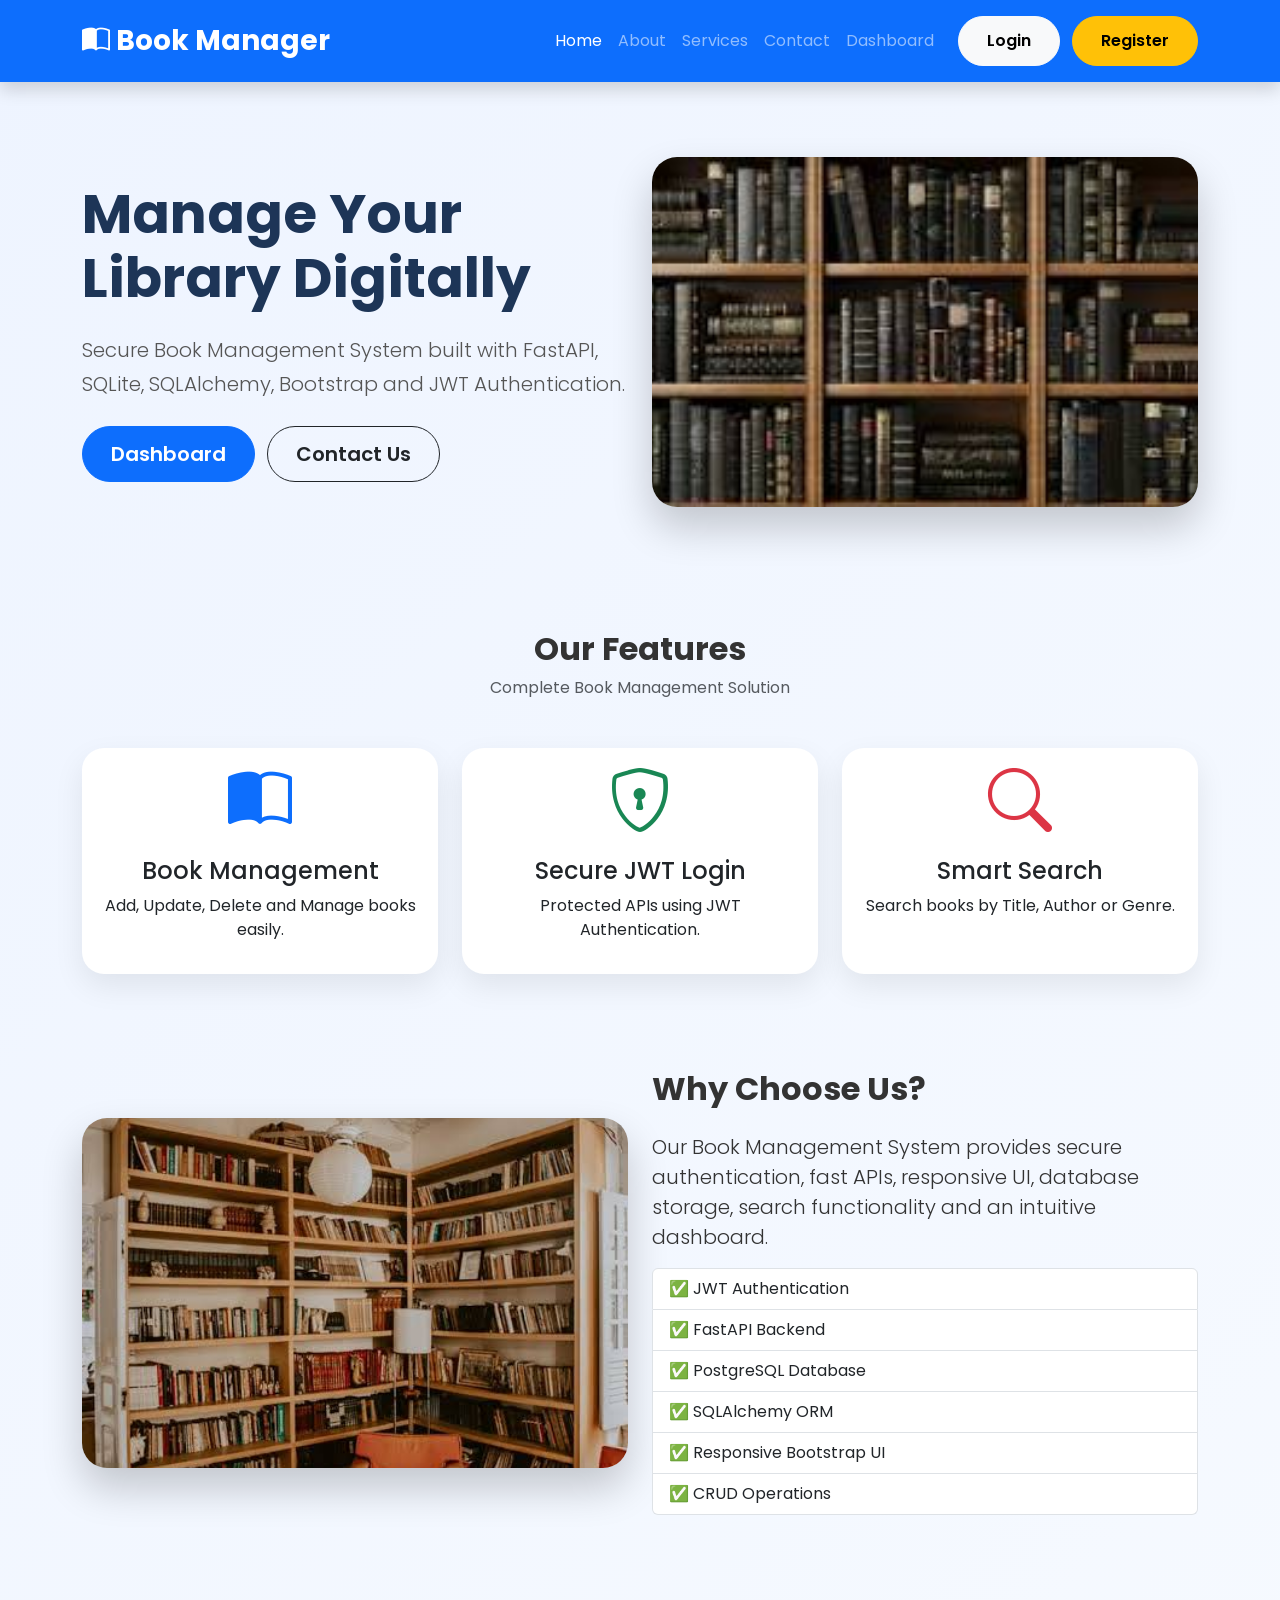
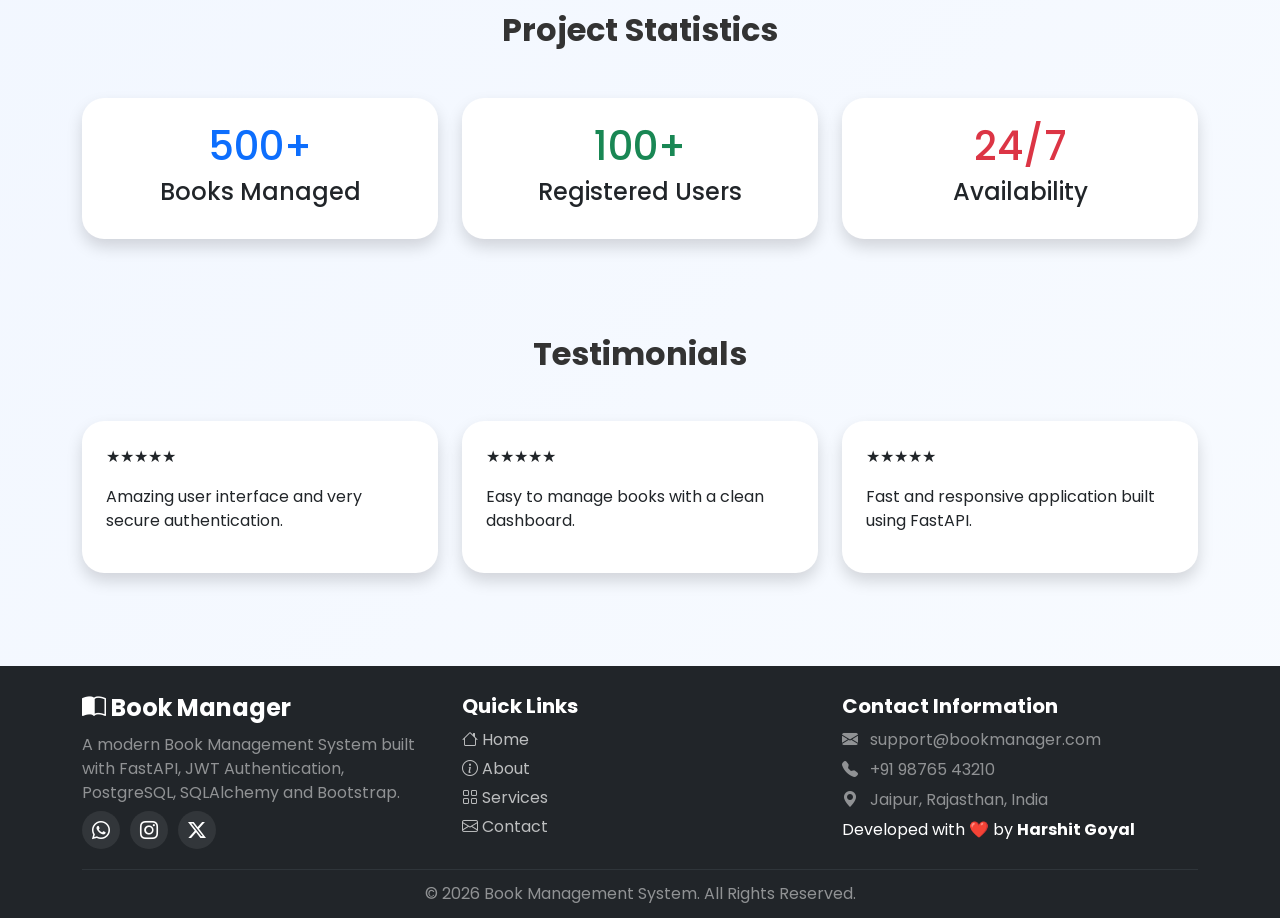
<file: templates/index.html>
<!DOCTYPE html>
<html lang="en">

<head>
    <meta charset="UTF-8">
    <meta name="viewport" content="width=device-width, initial-scale=1.0">
    <title>Book Management System</title>

    <link href="https://cdn.jsdelivr.net/npm/bootstrap@5.3.3/dist/css/bootstrap.min.css" rel="stylesheet">

    <link rel="stylesheet" href="https://cdn.jsdelivr.net/npm/bootstrap-icons@1.11.3/font/bootstrap-icons.min.css">

    <link rel="stylesheet" href="/static/css/style.css">

</head>

<body>


    <!-- NAVBAR -->

    <nav class="navbar navbar-expand-lg navbar-dark bg-primary shadow">

        <div class="container">

            <a class="navbar-brand fw-bold fs-3" href="/">
                <i class="bi bi-book-half"></i>
                Book Manager
            </a>

            <button class="navbar-toggler" type="button" data-bs-toggle="collapse" data-bs-target="#navbarNav">

                <span class="navbar-toggler-icon"></span>

            </button>

            <div class="collapse navbar-collapse" id="navbarNav">

                <ul class="navbar-nav ms-auto">

                    <li class="nav-item">
                        <a class="nav-link active" href="/">Home</a>
                    </li>

                    <li class="nav-item">
                        <a class="nav-link" href="/about">About</a>
                    </li>

                    <li class="nav-item">
                        <a class="nav-link" href="/services">Services</a>
                    </li>

                    <li class="nav-item">
                        <a class="nav-link" href="/contact">Contact</a>
                    </li>

                    <li class="nav-item">
                        <a class="nav-link" href="/dashboard">Dashboard</a>
                    </li>

                </ul>

                <div class="ms-3">

                    <a href="/login-page" class="btn btn-light me-2">

                        Login

                    </a>

                    <a href="/register-page" class="btn btn-warning">

                        Register

                    </a>

                </div>

            </div>

        </div>

    </nav>



    <!-- HERO -->

    <section class="hero">

        <div class="container">

            <div class="row align-items-center">

                <div class="col-lg-6">

                    <h1 class="display-3 fw-bold">

                        Manage Your Library Digitally

                    </h1>

                    <p class="lead mt-4">

                        Secure Book Management System built with
                        FastAPI,
                        SQLite,
                        SQLAlchemy,
                        Bootstrap
                        and JWT Authentication.

                    </p>

                    <a href="/dashboard" class="btn btn-primary btn-lg me-2">

                        Dashboard

                    </a>

                    <a href="/contact" class="btn btn-outline-dark btn-lg">

                        Contact Us

                    </a>

                </div>


                <div class="col-lg-6 text-center">

                    <img src="/static/images/hero.jpg" class="img-fluid hero-img">

                </div>

            </div>

        </div>

    </section>




    <!-- FEATURES -->

    <section class="container py-5">

        <div class="text-center mb-5">

            <h2 class="fw-bold">

                Our Features

            </h2>

            <p class="text-muted">

                Complete Book Management Solution

            </p>

        </div>

        <div class="row g-4">

            <div class="col-md-4">

                <div class="card feature-card h-100">

                    <div class="card-body text-center">

                        <i class="bi bi-book-half display-3 text-primary"></i>

                        <h4 class="mt-3">

                            Book Management

                        </h4>

                        <p>

                            Add, Update, Delete and Manage books easily.

                        </p>

                    </div>

                </div>

            </div>


            <div class="col-md-4">

                <div class="card feature-card h-100">

                    <div class="card-body text-center">

                        <i class="bi bi-shield-lock display-3 text-success"></i>

                        <h4 class="mt-3">

                            Secure JWT Login

                        </h4>

                        <p>

                            Protected APIs using JWT Authentication.

                        </p>

                    </div>

                </div>

            </div>


            <div class="col-md-4">

                <div class="card feature-card h-100">

                    <div class="card-body text-center">

                        <i class="bi bi-search display-3 text-danger"></i>

                        <h4 class="mt-3">

                            Smart Search

                        </h4>

                        <p>

                            Search books by Title,
                            Author
                            or Genre.

                        </p>

                    </div>

                </div>

            </div>

        </div>

    </section>
    <!-- WHY CHOOSE US -->

    <section class="container py-5">

        <div class="row align-items-center">

            <div class="col-lg-6">

                <img src="/static/images/library.jpg" class="img-fluid hero-img" alt="Modern Library">

            </div>

            <div class="col-lg-6">

                <h2 class="fw-bold mb-4">

                    Why Choose Us?

                </h2>

                <p class="lead">

                    Our Book Management System provides secure authentication,
                    fast APIs,
                    responsive UI,
                    database storage,
                    search functionality
                    and an intuitive dashboard.

                </p>

                <ul class="list-group">

                    <li class="list-group-item">✅ JWT Authentication</li>

                    <li class="list-group-item">✅ FastAPI Backend</li>

                    <li class="list-group-item">✅ PostgreSQL Database</li>

                    <li class="list-group-item">✅ SQLAlchemy ORM</li>

                    <li class="list-group-item">✅ Responsive Bootstrap UI</li>

                    <li class="list-group-item">✅ CRUD Operations</li>

                </ul>

            </div>

        </div>

    </section>



    <!-- STATISTICS -->

    <section class="container py-5">

        <h2 class="text-center fw-bold mb-5">

            Project Statistics

        </h2>

        <div class="row g-4">

            <div class="col-md-4">

                <div class="card text-center p-4 shadow">

                    <h1 class="text-primary">

                        500+

                    </h1>

                    <h4>

                        Books Managed

                    </h4>

                </div>

            </div>


            <div class="col-md-4">

                <div class="card text-center p-4 shadow">

                    <h1 class="text-success">

                        100+

                    </h1>

                    <h4>

                        Registered Users

                    </h4>

                </div>

            </div>


            <div class="col-md-4">

                <div class="card text-center p-4 shadow">

                    <h1 class="text-danger">

                        24/7

                    </h1>

                    <h4>

                        Availability

                    </h4>

                </div>

            </div>

        </div>

    </section>



    <!-- TESTIMONIALS -->

    <section class="container py-5">

        <h2 class="text-center fw-bold mb-5">

            Testimonials

        </h2>

        <div class="row">

            <div class="col-md-4">

                <div class="card p-4 shadow">

                    ★★★★★

                    <p class="mt-3">

                        Amazing user interface and very secure authentication.

                    </p>

                </div>

            </div>


            <div class="col-md-4">

                <div class="card p-4 shadow">

                    ★★★★★

                    <p class="mt-3">

                        Easy to manage books with a clean dashboard.

                    </p>

                </div>

            </div>


            <div class="col-md-4">

                <div class="card p-4 shadow">

                    ★★★★★

                    <p class="mt-3">

                        Fast and responsive application built using FastAPI.

                    </p>

                </div>

            </div>

        </div>

    </section>



    <!-- ================= FOOTER ================= -->

    <footer class="bg-dark text-white">

        <div class="container">

            <div class="row g-4">

                <!-- PROJECT INFO -->
                <div class="col-md-4">

                    <h4>
                        <i class="bi bi-book-half"></i>
                        Book Manager
                    </h4>

                    <p class="text-white-50">
                        A modern Book Management System built with FastAPI,
                        JWT Authentication, PostgreSQL, SQLAlchemy and Bootstrap.
                    </p>

                    <!-- SOCIAL ICONS -->
                    <div class="social-icons">

                        <a href="#" title="WhatsApp">
                            <i class="bi bi-whatsapp"></i>
                        </a>

                        <a href="#" title="Instagram">
                            <i class="bi bi-instagram"></i>
                        </a>

                        <a href="#" title="X">
                            <i class="bi bi-twitter-x"></i>
                        </a>

                    </div>

                </div>


                <!-- QUICK LINKS -->
                <div class="col-md-4">

                    <h5>
                        Quick Links
                    </h5>

                    <ul class="list-unstyled footer-links">

                        <li>
                            <a href="/">
                                <i class="bi bi-house"></i>
                                Home
                            </a>
                        </li>

                        <li>
                            <a href="/about">
                                <i class="bi bi-info-circle"></i>
                                About
                            </a>
                        </li>

                        <li>
                            <a href="/services">
                                <i class="bi bi-grid"></i>
                                Services
                            </a>
                        </li>

                        <li>
                            <a href="/contact">
                                <i class="bi bi-envelope"></i>
                                Contact
                            </a>
                        </li>

                    </ul>

                </div>


                <!-- CONTACT INFORMATION -->
                <div class="col-md-4">

                    <h5>
                        Contact Information
                    </h5>

                    <p class="text-white-50">
                        <i class="bi bi-envelope-fill me-2"></i>
                        support@bookmanager.com
                    </p>

                    <p class="text-white-50">
                        <i class="bi bi-telephone-fill me-2"></i>
                        +91 98765 43210
                    </p>

                    <p class="text-white-50">
                        <i class="bi bi-geo-alt-fill me-2"></i>
                        Jaipur, Rajasthan, India
                    </p>

                    <p class="developer-text">
                        Developed with ❤️ by
                        <strong>Harshit Goyal</strong>
                    </p>

                </div>

            </div>


            <!-- DIVIDER -->
            <hr class="border-secondary">


            <!-- COPYRIGHT -->
            <div class="text-center text-white-50 copyright">

                © 2026 Book Management System. All Rights Reserved.

            </div>

        </div>

    </footer>


    <script src="https://cdn.jsdelivr.net/npm/bootstrap@5.3.3/dist/js/bootstrap.bundle.min.js"></script>

</body>

</html>
</file>
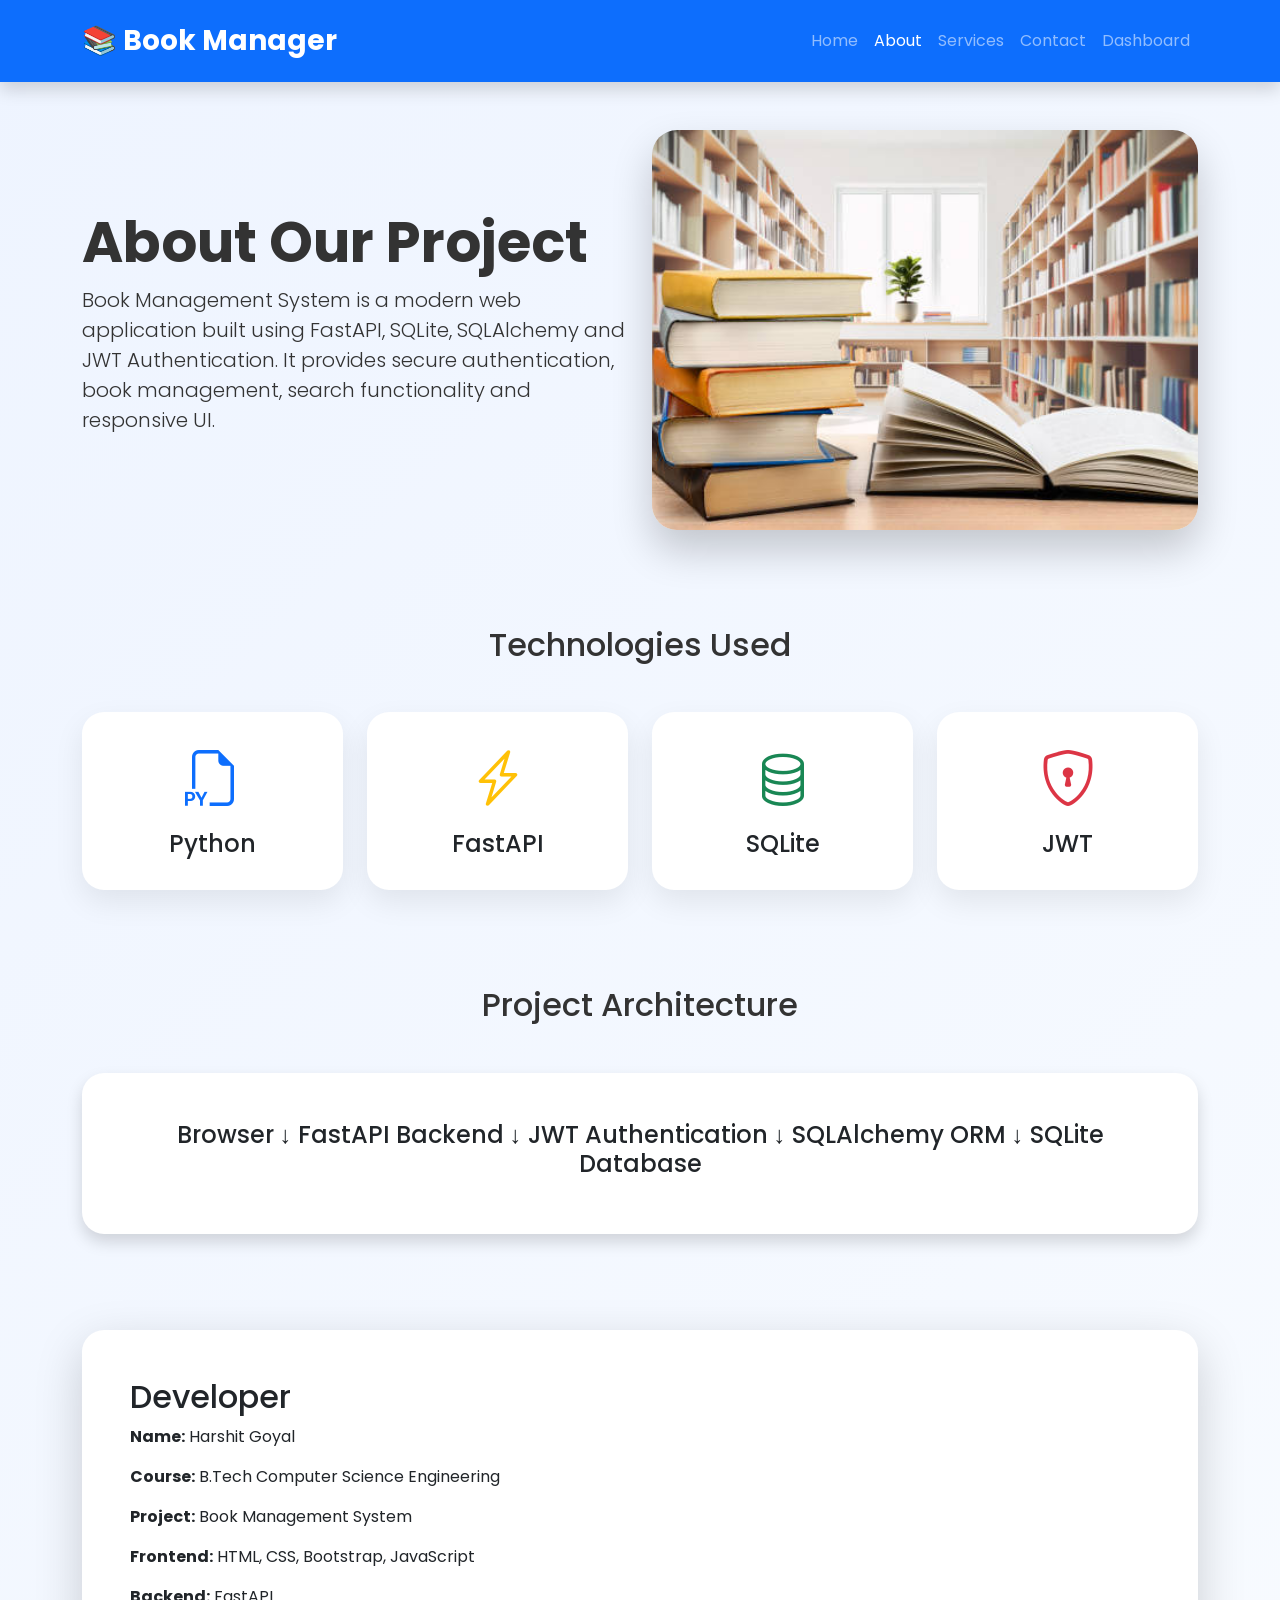
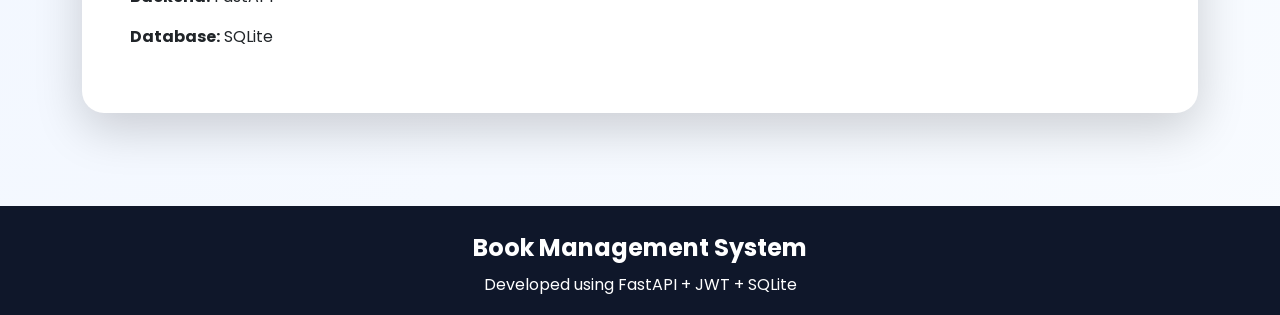
<file: templates/about.html>
<!DOCTYPE html>
<html lang="en">

<head>
    <meta charset="UTF-8">
    <meta name="viewport" content="width=device-width, initial-scale=1">
    <title>About Us</title>

    <link href="https://cdn.jsdelivr.net/npm/bootstrap@5.3.3/dist/css/bootstrap.min.css" rel="stylesheet">
    <link rel="stylesheet" href="https://cdn.jsdelivr.net/npm/bootstrap-icons@1.11.3/font/bootstrap-icons.min.css">
    <link rel="stylesheet" href="/static/css/style.css">

</head>

<body>

    <nav class="navbar navbar-expand-lg navbar-dark bg-primary shadow">
        <div class="container">

            <a class="navbar-brand fw-bold" href="/">
                📚 Book Manager
            </a>

            <ul class="navbar-nav ms-auto">

                <li class="nav-item">
                    <a class="nav-link" href="/">Home</a>
                </li>

                <li class="nav-item">
                    <a class="nav-link active" href="/about">About</a>
                </li>

                <li class="nav-item">
                    <a class="nav-link" href="/services">Services</a>
                </li>

                <li class="nav-item">
                    <a class="nav-link" href="/contact">Contact</a>
                </li>

                <li class="nav-item">
                    <a class="nav-link" href="/dashboard">Dashboard</a>
                </li>

            </ul>

        </div>
    </nav>


    <section class="container py-5">

        <div class="row align-items-center">

            <div class="col-lg-6">

                <h1 class="display-4 fw-bold">

                    About Our Project

                </h1>

                <p class="lead">

                    Book Management System is a modern web application built using
                    FastAPI, SQLite, SQLAlchemy and JWT Authentication.

                    It provides secure authentication,
                    book management,
                    search functionality
                    and responsive UI.

                </p>

            </div>

            <div class="col-lg-6">

                <img src="/static/images/about-library.jpg" class="img-fluid about-img" alt="Book Management Library">

            </div>

        </div>

    </section>


    <section class="container py-5">

        <h2 class="text-center mb-5">

            Technologies Used

        </h2>

        <div class="row g-4">

            <div class="col-md-3">

                <div class="card feature-card p-4 text-center">

                    <i class="bi bi-filetype-py display-4 text-primary"></i>

                    <h4 class="mt-3">

                        Python

                    </h4>

                </div>

            </div>

            <div class="col-md-3">

                <div class="card feature-card p-4 text-center">

                    <i class="bi bi-lightning-charge display-4 text-warning"></i>

                    <h4 class="mt-3">

                        FastAPI

                    </h4>

                </div>

            </div>

            <div class="col-md-3">

                <div class="card feature-card p-4 text-center">

                    <i class="bi bi-database display-4 text-success"></i>

                    <h4 class="mt-3">

                        SQLite

                    </h4>

                </div>

            </div>

            <div class="col-md-3">

                <div class="card feature-card p-4 text-center">

                    <i class="bi bi-shield-lock display-4 text-danger"></i>

                    <h4 class="mt-3">

                        JWT

                    </h4>

                </div>

            </div>

        </div>

    </section>


    <section class="container py-5">

        <h2 class="text-center mb-5">

            Project Architecture

        </h2>

        <div class="card p-5 shadow">

            <h4 class="text-center">

                Browser

                ↓

                FastAPI Backend

                ↓

                JWT Authentication

                ↓

                SQLAlchemy ORM

                ↓

                SQLite Database

            </h4>

        </div>

    </section>


    <section class="container py-5">

        <div class="card shadow-lg p-5">

            <h2>

                Developer

            </h2>

            <p>

                <b>Name:</b> Harshit Goyal

            </p>

            <p>

                <b>Course:</b> B.Tech Computer Science Engineering

            </p>

            <p>

                <b>Project:</b> Book Management System

            </p>

            <p>

                <b>Frontend:</b> HTML, CSS, Bootstrap, JavaScript

            </p>

            <p>

                <b>Backend:</b> FastAPI

            </p>

            <p>

                <b>Database:</b> SQLite

            </p>

        </div>

    </section>


    <footer>

        <div class="container text-center">

            <h4>

                Book Management System

            </h4>

            <p>

                Developed using FastAPI + JWT + SQLite

            </p>

        </div>

    </footer>

</body>

</html>
</file>
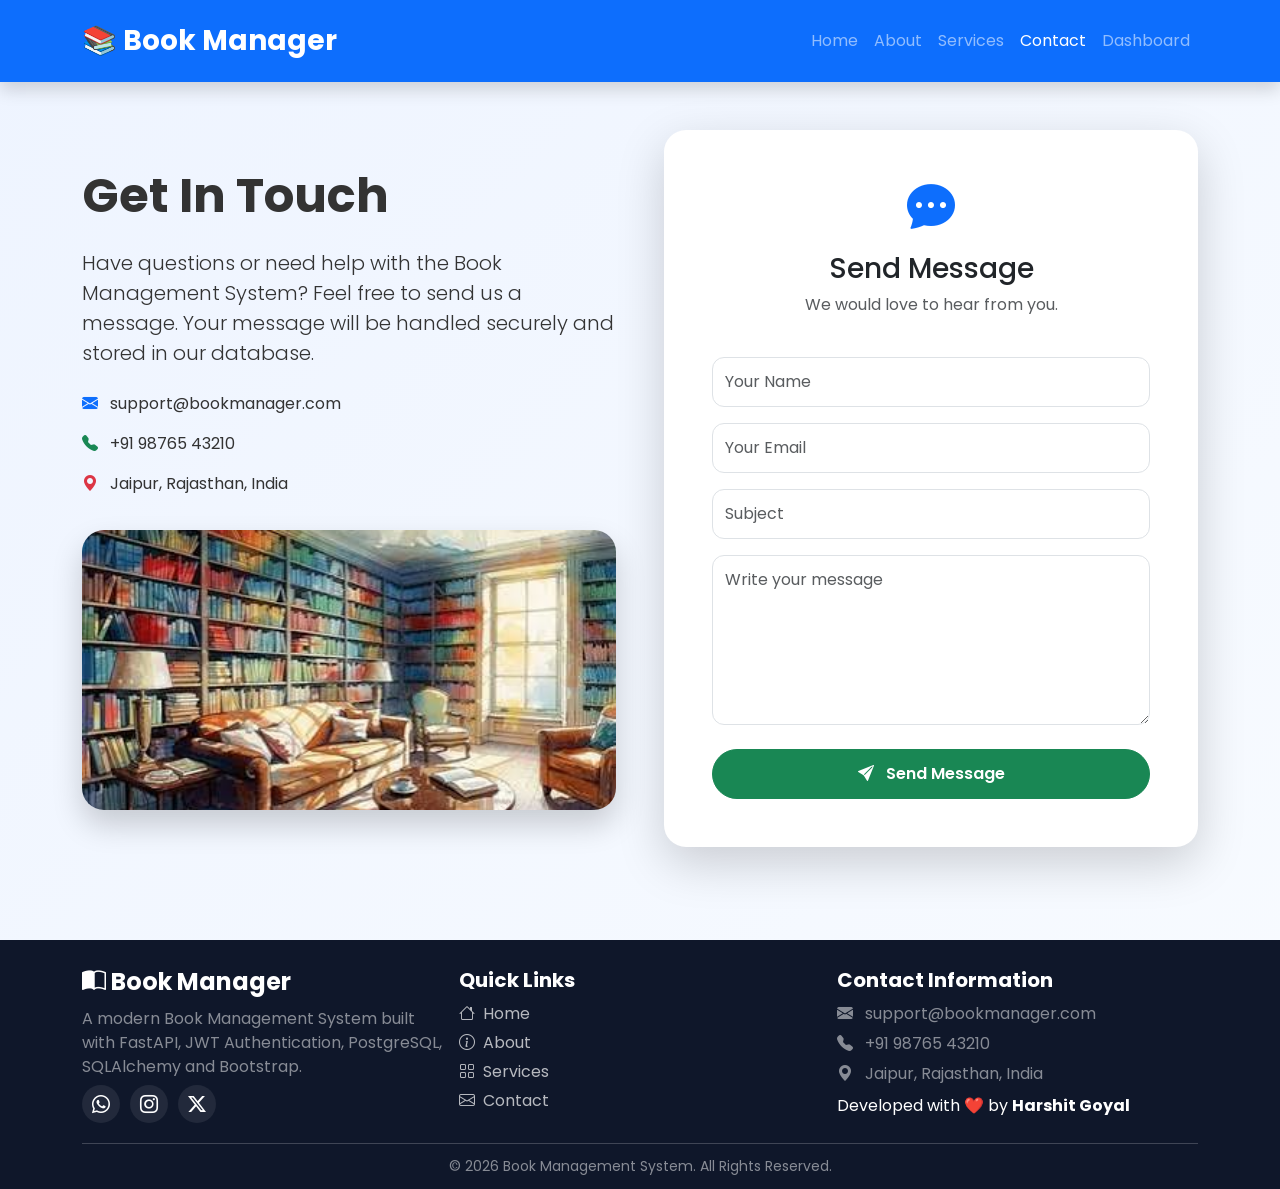
<file: templates/contact.html>
<!DOCTYPE html>
<html lang="en">

<head>
    <meta charset="UTF-8">
    <meta name="viewport" content="width=device-width, initial-scale=1.0">

    <title>Contact Us | Book Manager</title>

    <link href="https://cdn.jsdelivr.net/npm/bootstrap@5.3.3/dist/css/bootstrap.min.css" rel="stylesheet">

    <link rel="stylesheet" href="https://cdn.jsdelivr.net/npm/bootstrap-icons@1.11.3/font/bootstrap-icons.min.css">

    <link rel="stylesheet" href="/static/css/style.css">
</head>

<body>

    <!-- NAVBAR -->

    <nav class="navbar navbar-expand-lg navbar-dark bg-primary shadow">

        <div class="container">

            <a class="navbar-brand fw-bold" href="/">
                📚 Book Manager
            </a>

            <button class="navbar-toggler" type="button" data-bs-toggle="collapse" data-bs-target="#navbarNav">

                <span class="navbar-toggler-icon"></span>

            </button>

            <div class="collapse navbar-collapse" id="navbarNav">

                <ul class="navbar-nav ms-auto align-items-lg-center">

                    <li class="nav-item">
                        <a class="nav-link" href="/">
                            Home
                        </a>
                    </li>

                    <li class="nav-item">
                        <a class="nav-link" href="/about">
                            About
                        </a>
                    </li>

                    <li class="nav-item">
                        <a class="nav-link" href="/services">
                            Services
                        </a>
                    </li>

                    <li class="nav-item">
                        <a class="nav-link active" href="/contact">
                            Contact
                        </a>
                    </li>

                    <li class="nav-item">
                        <a class="nav-link" href="/dashboard">
                            Dashboard
                        </a>
                    </li>

                </ul>

            </div>

        </div>

    </nav>


    <!-- CONTACT SECTION -->

    <section class="container py-5">

        <div class="row align-items-center g-5">

            <!-- LEFT SIDE -->

            <div class="col-lg-6">

                <h1 class="fw-bold display-5 mb-4">
                    Get In Touch
                </h1>

                <p class="lead mb-4">

                    Have questions or need help with the Book Management System?

                    Feel free to send us a message. Your message will be
                    handled securely and stored in our database.

                </p>

                <div class="d-flex flex-column gap-3 mb-4">

                    <div>
                        <i class="bi bi-envelope-fill text-primary me-2"></i>
                        support@bookmanager.com
                    </div>

                    <div>
                        <i class="bi bi-telephone-fill text-success me-2"></i>
                        +91 98765 43210
                    </div>

                    <div>
                        <i class="bi bi-geo-alt-fill text-danger me-2"></i>
                        Jaipur, Rajasthan, India
                    </div>

                </div>

                <img src="/static/images/contact-library.jpg" class="contact-img" alt="Library">

            </div>


            <!-- CONTACT FORM -->

            <div class="col-lg-6">

                <div class="card shadow-lg p-4 p-md-5">

                    <div class="text-center mb-4">

                        <i class="bi bi-chat-dots-fill display-5 text-primary"></i>

                        <h3 class="mt-3">
                            Send Message
                        </h3>

                        <p class="text-muted">
                            We would love to hear from you.
                        </p>

                    </div>


                    <input id="contactName" class="form-control mb-3" placeholder="Your Name">


                    <input id="contactEmail" type="email" class="form-control mb-3" placeholder="Your Email">


                    <input id="contactSubject" class="form-control mb-3" placeholder="Subject">


                    <textarea id="contactMessage" class="form-control mb-4" rows="6"
                        placeholder="Write your message"></textarea>


                    <button class="btn btn-success w-100" onclick="sendContact()">

                        <i class="bi bi-send-fill me-2"></i>
                        Send Message

                    </button>

                </div>

            </div>

        </div>

    </section>


    <!-- FOOTER -->

    <footer>

        <div class="container">

            <div class="row g-3">

                <!-- PROJECT INFO -->

                <div class="col-md-4">

                    <h4>
                        <i class="bi bi-book-half"></i>
                        Book Manager
                    </h4>

                    <p class="text-white-50">

                        A modern Book Management System built with
                        FastAPI, JWT Authentication, PostgreSQL,
                        SQLAlchemy and Bootstrap.

                    </p>

                    <div class="social-icons">

                        <a href="#" title="WhatsApp">
                            <i class="bi bi-whatsapp"></i>
                        </a>

                        <a href="#" title="Instagram">
                            <i class="bi bi-instagram"></i>
                        </a>

                        <a href="#" title="X">
                            <i class="bi bi-twitter-x"></i>
                        </a>

                    </div>

                </div>


                <!-- QUICK LINKS -->

                <div class="col-md-4">

                    <h5>
                        Quick Links
                    </h5>

                    <ul class="list-unstyled footer-links">

                        <li>
                            <a href="/">
                                <i class="bi bi-house me-1"></i>
                                Home
                            </a>
                        </li>

                        <li>
                            <a href="/about">
                                <i class="bi bi-info-circle me-1"></i>
                                About
                            </a>
                        </li>

                        <li>
                            <a href="/services">
                                <i class="bi bi-grid me-1"></i>
                                Services
                            </a>
                        </li>

                        <li>
                            <a href="/contact">
                                <i class="bi bi-envelope me-1"></i>
                                Contact
                            </a>
                        </li>

                    </ul>

                </div>


                <!-- CONTACT INFO -->

                <div class="col-md-4">

                    <h5>
                        Contact Information
                    </h5>

                    <p class="text-white-50">
                        <i class="bi bi-envelope-fill me-2"></i>
                        support@bookmanager.com
                    </p>

                    <p class="text-white-50">
                        <i class="bi bi-telephone-fill me-2"></i>
                        +91 98765 43210
                    </p>

                    <p class="text-white-50">
                        <i class="bi bi-geo-alt-fill me-2"></i>
                        Jaipur, Rajasthan, India
                    </p>

                    <p class="mt-2 mb-0">

                        Developed with ❤️ by
                        <strong>Harshit Goyal</strong>

                    </p>

                </div>

            </div>


            <hr>


            <div class="text-center text-white-50 small">

                © 2026 Book Management System. All Rights Reserved.

            </div>

        </div>

    </footer>


    <script src="https://cdn.jsdelivr.net/npm/bootstrap@5.3.3/dist/js/bootstrap.bundle.min.js"></script>

    <script src="/static/js/app.js"></script>

</body>

</html>
</file>
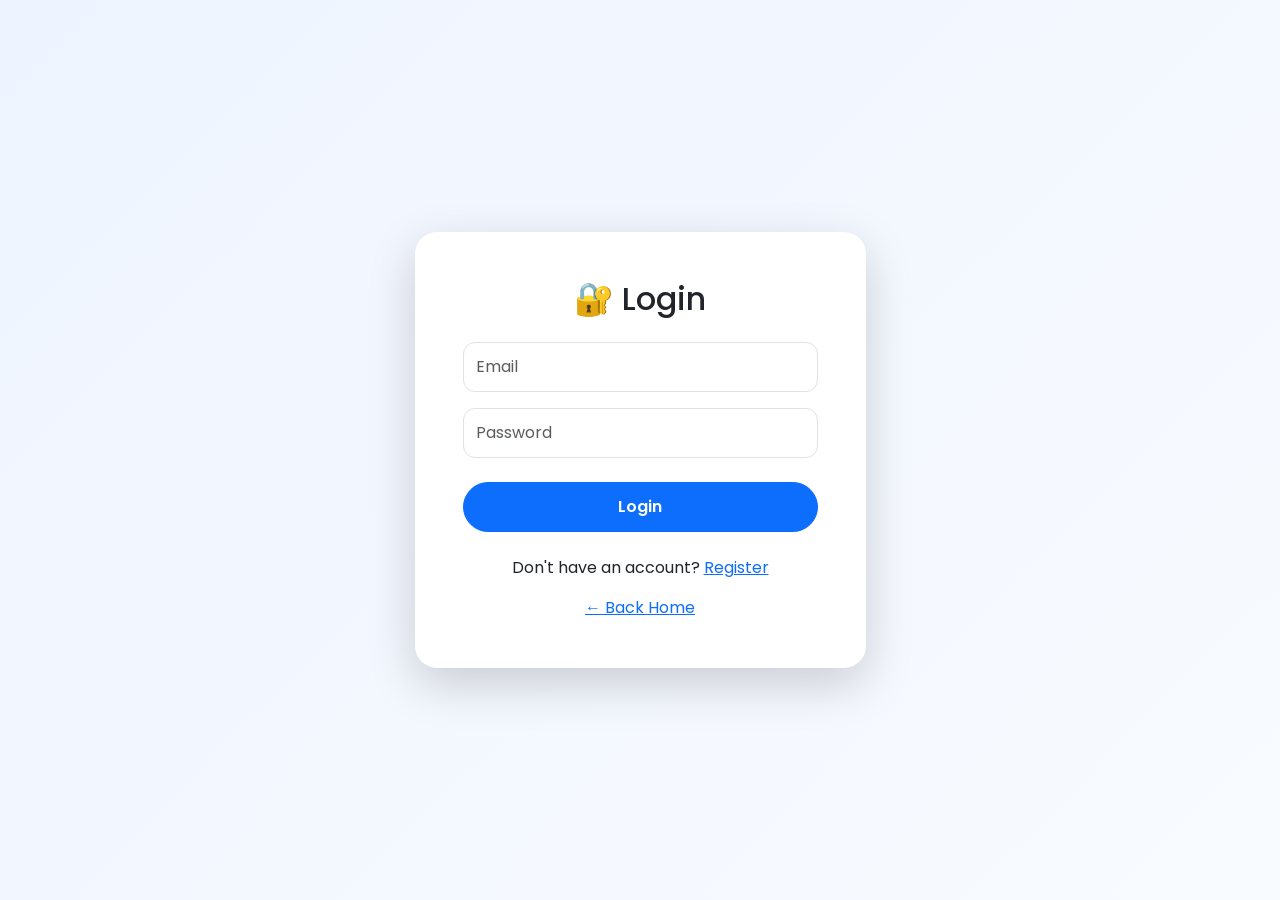
<file: templates/login.html>
<!DOCTYPE html>
<html lang="en">

<head>

    <meta charset="UTF-8">
    <meta name="viewport" content="width=device-width, initial-scale=1">

    <title>Login</title>

    <link href="https://cdn.jsdelivr.net/npm/bootstrap@5.3.3/dist/css/bootstrap.min.css" rel="stylesheet">
    <link rel="stylesheet" href="/static/css/style.css">

</head>

<body>

    <div class="container">

        <div class="row justify-content-center align-items-center vh-100">

            <div class="col-md-5">

                <div class="card shadow-lg p-5">

                    <h2 class="text-center mb-4">

                        🔐 Login

                    </h2>

                    <input id="email" class="form-control mb-3" placeholder="Email">

                    <input id="password" type="password" class="form-control mb-4" placeholder="Password">

                    <button class="btn btn-primary w-100" onclick="loginUser()">

                        Login

                    </button>

                    <div class="text-center mt-4">

                        Don't have an account?

                        <a href="/register-page">

                            Register

                        </a>

                    </div>

                    <div class="text-center mt-3">

                        <a href="/">← Back Home</a>

                    </div>

                </div>

            </div>

        </div>

    </div>

    <script src="/static/js/app.js"></script>

</body>

</html>
</file>
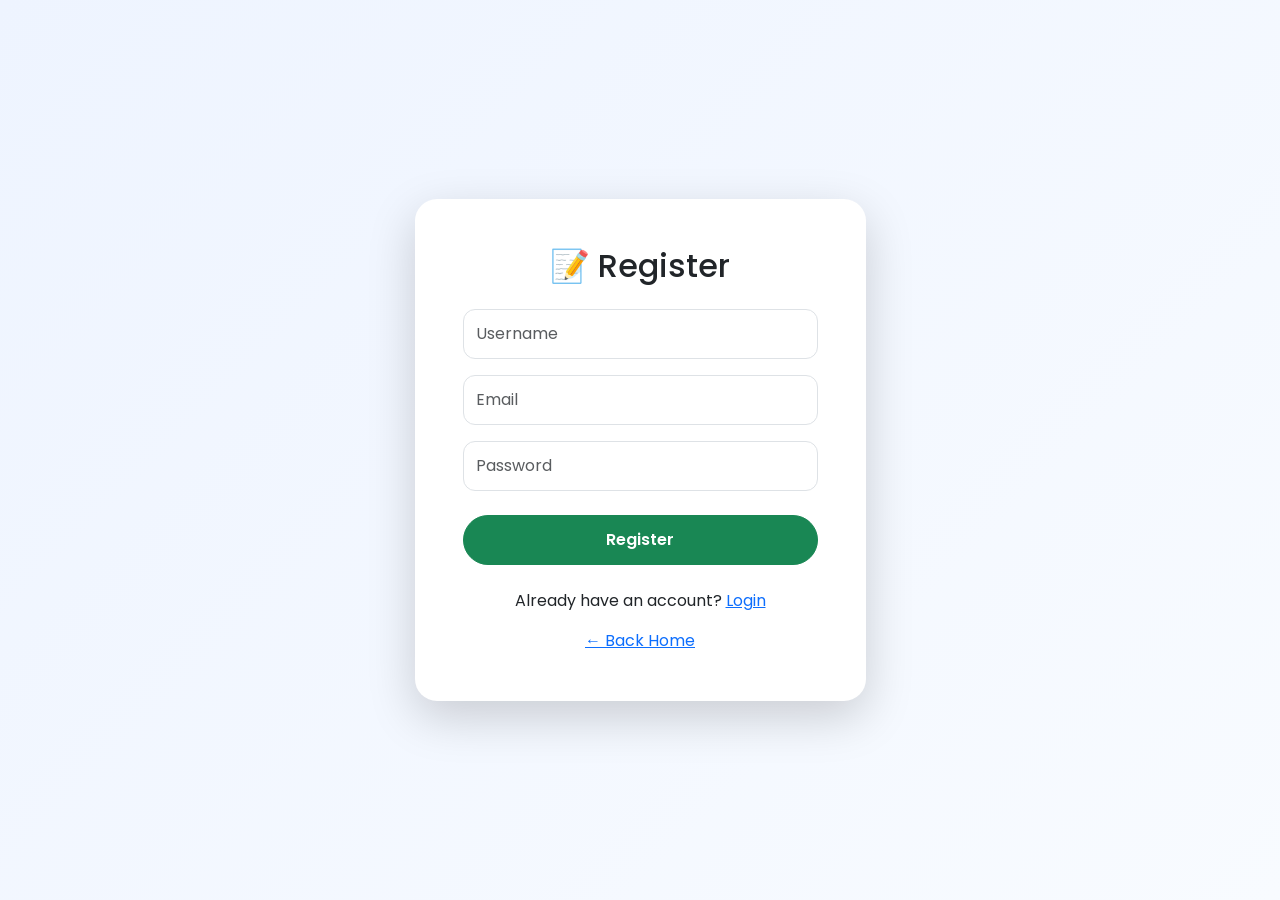
<file: templates/register.html>
<!DOCTYPE html>
<html lang="en">

<head>

    <meta charset="UTF-8">
    <meta name="viewport" content="width=device-width, initial-scale=1">

    <title>Register</title>

    <link href="https://cdn.jsdelivr.net/npm/bootstrap@5.3.3/dist/css/bootstrap.min.css" rel="stylesheet">
    <link rel="stylesheet" href="/static/css/style.css">

</head>

<body>

    <div class="container">

        <div class="row justify-content-center align-items-center vh-100">

            <div class="col-md-5">

                <div class="card shadow-lg p-5">

                    <h2 class="text-center mb-4">

                        📝 Register

                    </h2>

                    <input id="username" class="form-control mb-3" placeholder="Username">

                    <input id="email" class="form-control mb-3" placeholder="Email">

                    <input id="password" type="password" class="form-control mb-4" placeholder="Password">

                    <button class="btn btn-success w-100" onclick="registerUser()">

                        Register

                    </button>

                    <div class="text-center mt-4">

                        Already have an account?

                        <a href="/login-page">

                            Login

                        </a>

                    </div>

                    <div class="text-center mt-3">

                        <a href="/">← Back Home</a>

                    </div>

                </div>

            </div>

        </div>

    </div>

    <script src="/static/js/app.js"></script>

</body>

</html>
</file>
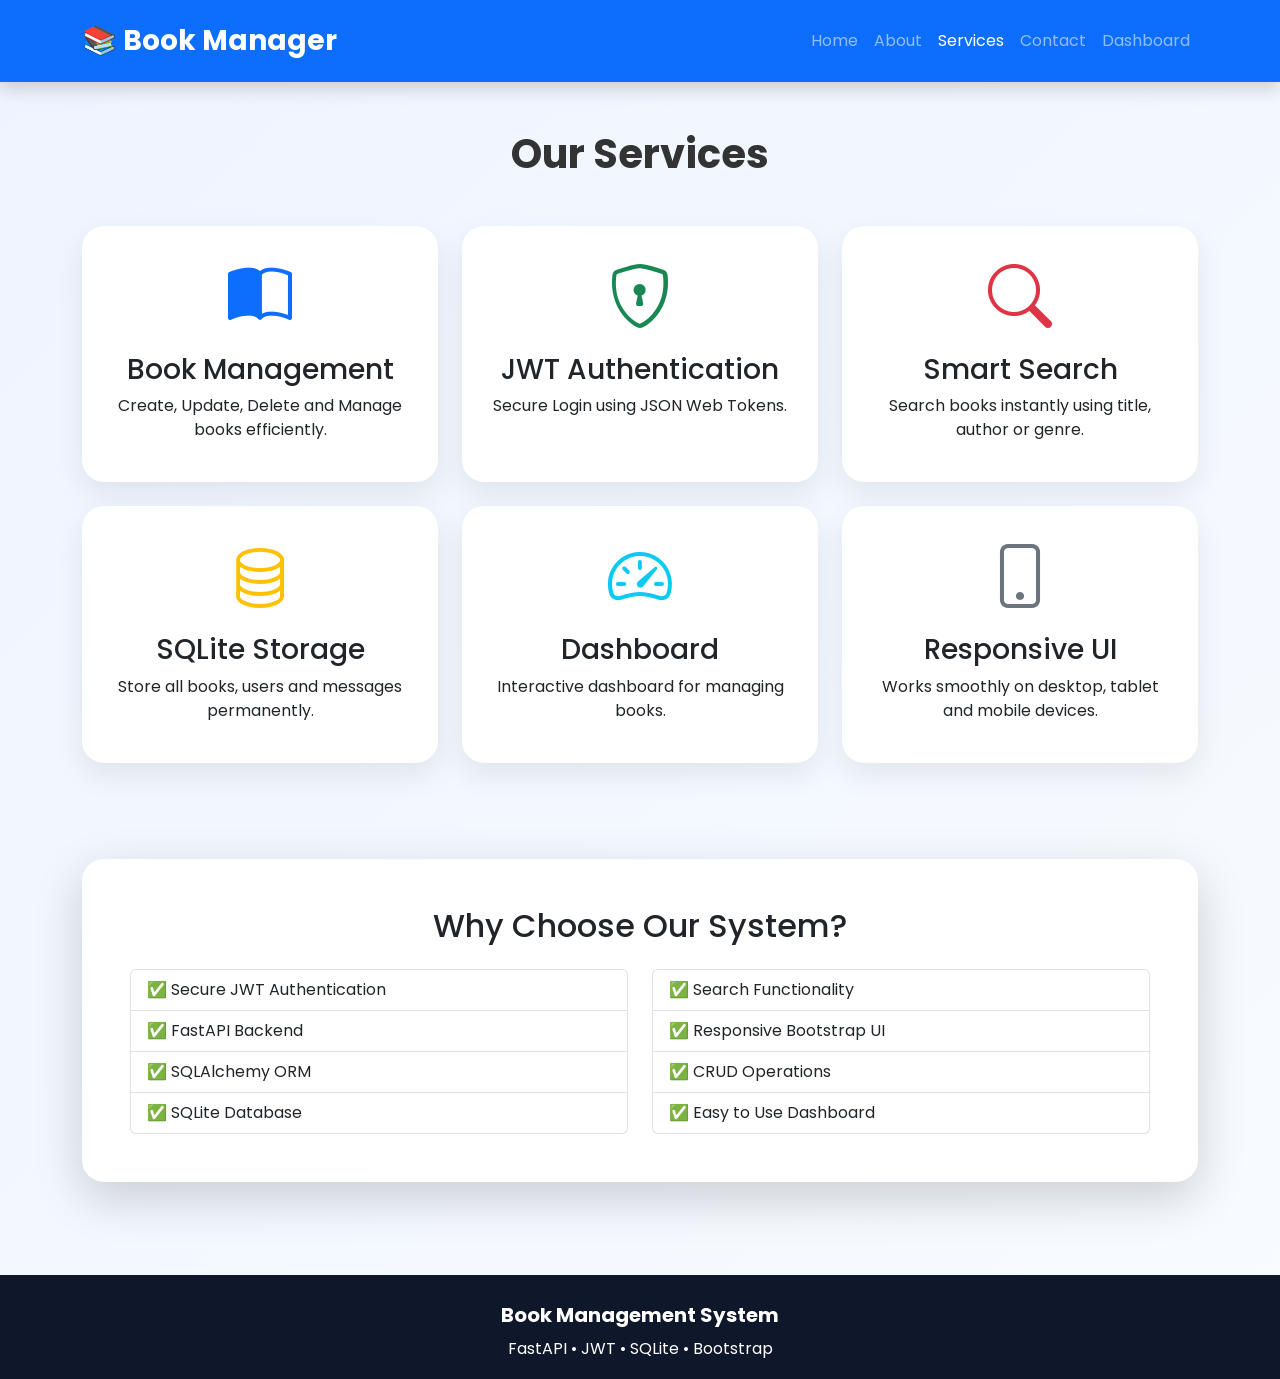
<file: templates/services.html>
<!DOCTYPE html>
<html lang="en">

<head>

    <meta charset="UTF-8">
    <meta name="viewport" content="width=device-width, initial-scale=1">

    <title>Services</title>

    <link href="https://cdn.jsdelivr.net/npm/bootstrap@5.3.3/dist/css/bootstrap.min.css" rel="stylesheet">
    <link rel="stylesheet" href="https://cdn.jsdelivr.net/npm/bootstrap-icons@1.11.3/font/bootstrap-icons.min.css">
    <link rel="stylesheet" href="/static/css/style.css">

</head>

<body>

    <nav class="navbar navbar-expand-lg navbar-dark bg-primary shadow">

        <div class="container">

            <a class="navbar-brand fw-bold" href="/">📚 Book Manager</a>

            <ul class="navbar-nav ms-auto">

                <li class="nav-item"><a class="nav-link" href="/">Home</a></li>

                <li class="nav-item"><a class="nav-link" href="/about">About</a></li>

                <li class="nav-item"><a class="nav-link active" href="/services">Services</a></li>

                <li class="nav-item"><a class="nav-link" href="/contact">Contact</a></li>

                <li class="nav-item"><a class="nav-link" href="/dashboard">Dashboard</a></li>

            </ul>

        </div>

    </nav>



    <section class="container py-5">

        <h1 class="text-center fw-bold mb-5">

            Our Services

        </h1>

        <div class="row g-4">

            <div class="col-md-4">

                <div class="card feature-card h-100 p-4 text-center">

                    <i class="bi bi-book-half display-3 text-primary"></i>

                    <h3 class="mt-3">

                        Book Management

                    </h3>

                    <p>

                        Create, Update, Delete and Manage books efficiently.

                    </p>

                </div>

            </div>



            <div class="col-md-4">

                <div class="card feature-card h-100 p-4 text-center">

                    <i class="bi bi-shield-lock display-3 text-success"></i>

                    <h3 class="mt-3">

                        JWT Authentication

                    </h3>

                    <p>

                        Secure Login using JSON Web Tokens.

                    </p>

                </div>

            </div>



            <div class="col-md-4">

                <div class="card feature-card h-100 p-4 text-center">

                    <i class="bi bi-search display-3 text-danger"></i>

                    <h3 class="mt-3">

                        Smart Search

                    </h3>

                    <p>

                        Search books instantly using title, author or genre.

                    </p>

                </div>

            </div>



            <div class="col-md-4">

                <div class="card feature-card h-100 p-4 text-center">

                    <i class="bi bi-database display-3 text-warning"></i>

                    <h3 class="mt-3">

                        SQLite Storage

                    </h3>

                    <p>

                        Store all books, users and messages permanently.

                    </p>

                </div>

            </div>



            <div class="col-md-4">

                <div class="card feature-card h-100 p-4 text-center">

                    <i class="bi bi-speedometer2 display-3 text-info"></i>

                    <h3 class="mt-3">

                        Dashboard

                    </h3>

                    <p>

                        Interactive dashboard for managing books.

                    </p>

                </div>

            </div>



            <div class="col-md-4">

                <div class="card feature-card h-100 p-4 text-center">

                    <i class="bi bi-phone display-3 text-secondary"></i>

                    <h3 class="mt-3">

                        Responsive UI

                    </h3>

                    <p>

                        Works smoothly on desktop, tablet and mobile devices.

                    </p>

                </div>

            </div>

        </div>

    </section>



    <section class="container py-5">

        <div class="card shadow-lg p-5">

            <h2 class="text-center mb-4">

                Why Choose Our System?

            </h2>

            <div class="row">

                <div class="col-md-6">

                    <ul class="list-group">

                        <li class="list-group-item">✅ Secure JWT Authentication</li>

                        <li class="list-group-item">✅ FastAPI Backend</li>

                        <li class="list-group-item">✅ SQLAlchemy ORM</li>

                        <li class="list-group-item">✅ SQLite Database</li>

                    </ul>

                </div>

                <div class="col-md-6">

                    <ul class="list-group">

                        <li class="list-group-item">✅ Search Functionality</li>

                        <li class="list-group-item">✅ Responsive Bootstrap UI</li>

                        <li class="list-group-item">✅ CRUD Operations</li>

                        <li class="list-group-item">✅ Easy to Use Dashboard</li>

                    </ul>

                </div>

            </div>

        </div>

    </section>



    <footer>

        <div class="container text-center">

            <h5>

                Book Management System

            </h5>

            <p>

                FastAPI • JWT • SQLite • Bootstrap

            </p>

        </div>

    </footer>

</body>

</html>
</file>
<file: static/css/style.css>
/* =========================================
   GOOGLE FONT
========================================= */

@import url('https://fonts.googleapis.com/css2?family=Poppins:wght@300;400;500;600;700&display=swap');


/* =========================================
   GLOBAL
========================================= */

* {
    margin: 0;
    padding: 0;
    box-sizing: border-box;
    font-family: 'Poppins', sans-serif;
}

body {
    background: linear-gradient(135deg, #eef4ff, #f8fbff);
    color: #333;
}


/* =========================================
   NAVBAR
========================================= */

.navbar {
    padding: 15px 0;
    box-shadow: 0 8px 20px rgba(0, 0, 0, 0.12);
}

.navbar-brand {
    font-size: 28px;
    font-weight: 700;
}


/* =========================================
   HOME HERO SECTION
========================================= */

.hero {
    padding: 75px 0;
}

.hero h1 {
    font-size: 55px;
    font-weight: 700;
    color: #1d3557;
    line-height: 1.15;
}

.hero p {
    font-size: 20px;
    color: #555;
    margin: 25px 0;
    line-height: 1.7;
}


/* =========================================
   HOME PAGE HERO IMAGE
   Broad + Bigger
========================================= */

.hero-img {
    width: 100%;
    height: 350px;
    object-fit: cover;
    border-radius: 25px;
    box-shadow: 0 20px 40px rgba(0, 0, 0, 0.20);
    transition: 0.4s;
}

.hero-img:hover {
    transform: scale(1.03);
}


/* =========================================
   HOME PAGE LIBRARY IMAGE
   Slightly Smaller
========================================= */

.library-img {
    width: 100%;
    height: 380px;
    object-fit: cover;
    border-radius: 25px;
    box-shadow: 0 18px 35px rgba(0, 0, 0, 0.18);
    transition: 0.4s;
}

.library-img:hover {
    transform: scale(1.02);
}


/* =========================================
   ABOUT PAGE IMAGE
========================================= */

.about-img {
    width: 100%;
    height: 400px;
    object-fit: cover;
    border-radius: 25px;
    box-shadow: 0 20px 40px rgba(0, 0, 0, 0.20);
    transition: 0.4s;
}

.about-img:hover {
    transform: scale(1.03);
}


/* =========================================
   BUTTONS
========================================= */

.btn {
    border-radius: 40px;
    padding: 12px 28px;
    font-weight: 600;
    transition: 0.3s;
}

.btn-primary:hover,
.btn-warning:hover,
.btn-success:hover {
    transform: translateY(-3px);
}


/* =========================================
   FEATURE CARDS
========================================= */

.feature-card {
    border: none;
    border-radius: 22px;
    transition: 0.35s;
    overflow: hidden;
    background: white;
    box-shadow: 0 12px 30px rgba(0, 0, 0, 0.08);
}

.feature-card:hover {
    transform: translateY(-10px);
    box-shadow: 0 20px 40px rgba(0, 0, 0, 0.15);
}

.feature-card i {
    margin-top: 10px;
}


/* =========================================
   GENERIC CARD
========================================= */

.card {
    border: none;
    border-radius: 22px;
}


/* =========================================
   IMAGES
========================================= */

img {
    max-width: 100%;
}


/* =========================================
   FORMS
========================================= */

.form-control {
    border-radius: 12px;
    padding: 12px;
}

.form-control:focus {
    box-shadow: 0 0 10px rgba(13, 110, 253, 0.25);
}


/* =========================================
   DASHBOARD
========================================= */

table {
    border-radius: 15px;
    overflow: hidden;
}

.table-dark {
    background: #2563eb;
}

.search-box {
    border-radius: 50px;
    padding: 14px;
}


/* =========================================
   COMPACT FOOTER
========================================= */

footer {
    background: #0f172a;
    color: white;
    margin-top: 45px;
    padding: 28px 0 12px;
}

footer h4,
footer h5 {
    font-weight: 700;
    margin-bottom: 10px;
}

footer p {
    line-height: 1.5;
    margin-bottom: 6px;
}


/* =========================================
   FOOTER LINKS
========================================= */

.footer-links {
    margin: 0;
    padding: 0;
}

.footer-links li {
    margin-bottom: 5px;
    transition: 0.3s;
}

.footer-links a {
    color: rgba(255, 255, 255, 0.7);
    text-decoration: none;
    transition: 0.3s;
}

.footer-links a:hover {
    color: white;
    padding-left: 6px;
}


/* =========================================
   SOCIAL ICONS
========================================= */

footer .social-icons {
    display: flex;
    gap: 10px;
}

footer .social-icons a {
    width: 38px;
    height: 38px;

    display: flex;
    align-items: center;
    justify-content: center;

    border-radius: 50%;
    background: rgba(255, 255, 255, 0.08);

    color: white;
    font-size: 18px;

    text-decoration: none;
    transition: 0.3s;
}

footer .social-icons a:hover {
    background: #0d6efd;
    color: white;
    transform: translateY(-3px);
}


/* =========================================
   FOOTER DIVIDER
========================================= */

footer hr {
    opacity: 0.2;
    margin: 20px 0 12px;
}


/* =========================================
   TABLET RESPONSIVE
========================================= */

@media (max-width: 992px) {

    .hero {
        padding: 60px 0;
    }

    .hero h1 {
        font-size: 45px;
    }

    .hero-img {
        height: 360px;
        margin-top: 30px;
    }

    .library-img {
        height: 330px;
    }

    .about-img {
        height: 380px;
    }
}


/* =========================================
   MOBILE RESPONSIVE
========================================= */

@media (max-width: 768px) {

    .hero {
        padding: 45px 0;
        text-align: center;
    }

    .hero h1 {
        font-size: 38px;
    }

    .hero p {
        font-size: 17px;
    }

    .hero-img {
        width: 100%;
        height: 300px;
        margin-top: 30px;
    }

    .library-img {
        height: 300px;
        margin-bottom: 30px;
    }

    .about-img {
        height: 350px;
        margin-bottom: 30px;
    }

    footer {
        text-align: center;
        padding: 25px 0 10px;
    }

    footer .social-icons {
        justify-content: center;
    }
}

/* =========================================
CONTACT PAGE IMAGE
========================================= */

.contact-img {
    width: 100%;
    height: 280px;
    object-fit: cover;

    border-radius: 22px;

    box-shadow: 0 15px 30px rgba(0, 0, 0, 0.18);

    margin-top: 10px;
}


/* Mobile Contact Image */

@media (max-width: 768px) {

    .contact-img {
        height: 240px;
    }

}

.stat-clickable {
    transition: all 0.25s ease;
}

.stat-clickable:hover {
    transform: translateY(-6px);
    box-shadow: 0 12px 25px rgba(0, 0, 0, 0.18) !important;
}

/* =========================================
   USERS MODAL - INTERNAL SCROLL
========================================= */

.users-modal-body {
    padding: 0;
}

.users-table-container {
    max-height: 450px;
    overflow-y: auto;
}

.users-table-container thead {
    position: sticky;
    top: 0;
    z-index: 2;
}

/* =========================================
   PROFESSIONAL TOAST NOTIFICATIONS
========================================= */

#toastContainer {
    z-index: 9999;
}

.custom-toast {
    width: 360px;
    min-height: 70px;

    display: flex;
    align-items: center;

    gap: 14px;

    margin-bottom: 12px;
    padding: 15px 18px;

    background: white;
    border-radius: 16px;

    box-shadow: 0 12px 30px rgba(0, 0, 0, 0.15);

    border-left: 5px solid #198754;

    animation: toastSlideIn 0.35s ease forwards;
}

.custom-toast.success {
    border-left-color: #198754;
}

.custom-toast.error {
    border-left-color: #dc3545;
}

.custom-toast.warning {
    border-left-color: #ffc107;
}

.custom-toast.info {
    border-left-color: #0d6efd;
}

.toast-icon {
    font-size: 24px;
    display: flex;
    align-items: center;
}

.success .toast-icon {
    color: #198754;
}

.error .toast-icon {
    color: #dc3545;
}

.warning .toast-icon {
    color: #ffc107;
}

.info .toast-icon {
    color: #0d6efd;
}

.toast-message {
    flex: 1;
    font-weight: 500;
    color: #333;
    line-height: 1.4;
}

.toast-close {
    border: none;
    background: transparent;
    color: #777;
    font-size: 16px;
    cursor: pointer;
    padding: 4px;
}

.toast-close:hover {
    color: #000;
}

@keyframes toastSlideIn {

    from {
        opacity: 0;
        transform: translateX(120%);
    }

    to {
        opacity: 1;
        transform: translateX(0);
    }

}

.hide-toast {

    animation: toastSlideOut 0.3s ease forwards;

}

@keyframes toastSlideOut {

    from {
        opacity: 1;
        transform: translateX(0);
    }

    to {
        opacity: 0;
        transform: translateX(120%);
    }

}

@media (max-width: 576px) {

    .custom-toast {
        width: calc(100vw - 30px);
    }

}
</file>
